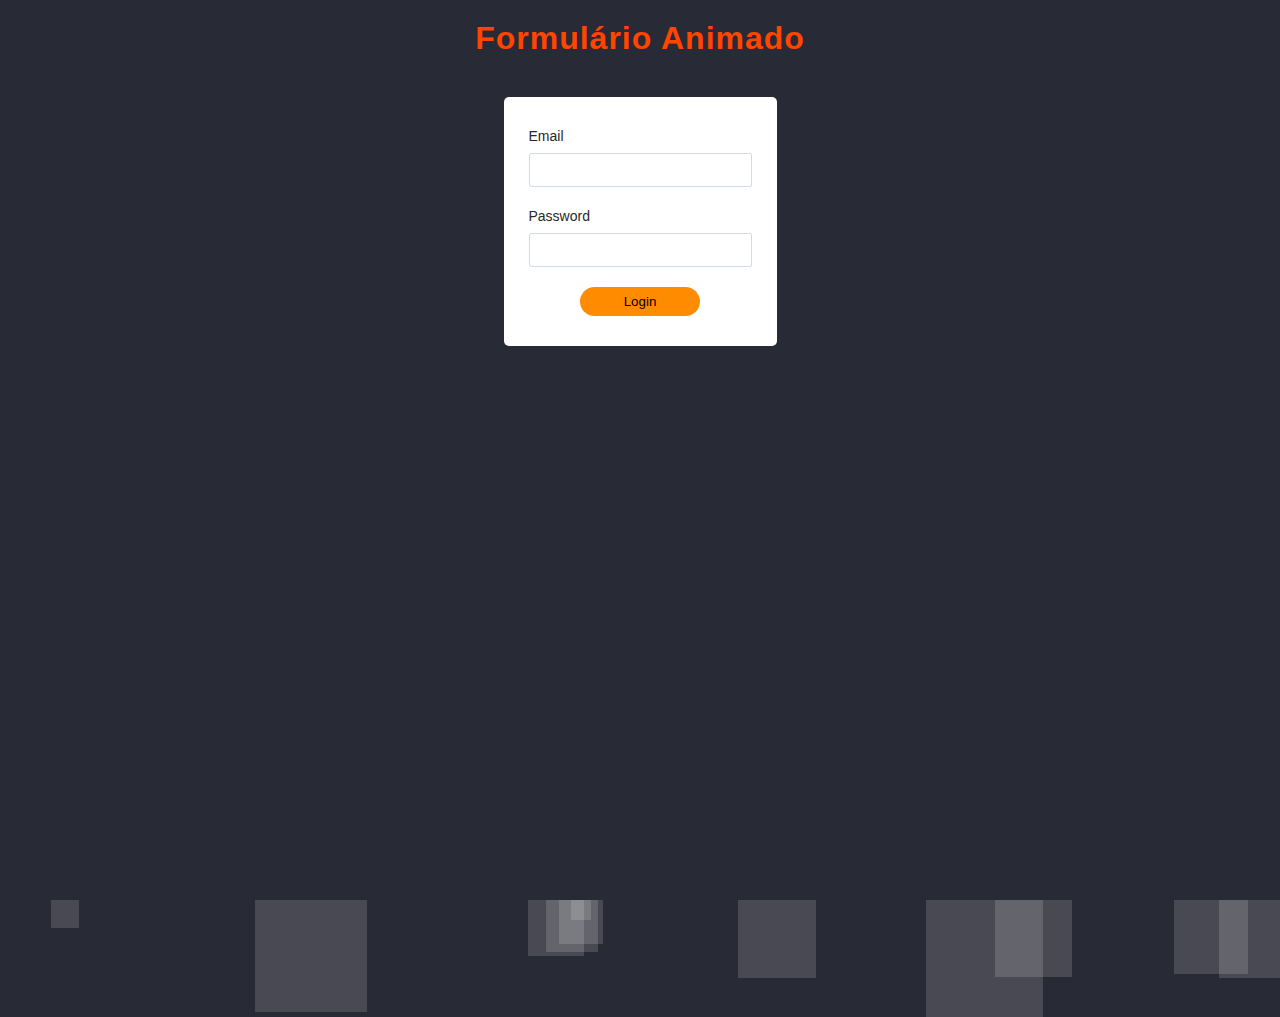
<file: 01-formulario-animado/index.html>
<!DOCTYPE html>
<html lang="pt-br">

<head>
    <meta charset="UTF-8" />
    <meta name="viewport" content="width=device-width, initial-scale=1.0" />
    <meta http-equiv="X-UA-Compatible" content="ie=edge" />
    <title>Formulário Animado</title>
    <link rel="stylesheet" href="style.css" />
</head>

<body>
    <section class="form-section">
        <h1>Formulário Animado</h1>

        <div class="form-wrapper">
            <form>
                <div class="input-block">
                    <label for="login-email">Email</label>
                    <input type="email" id="login-email" />
                </div>
                <div class="input-block">
                    <label for="login-password">Password</label>
                    <input type="password" id="login-password" />
                </div>
                <button type="submit" class="btn-login">Login</button>
            </form>
        </div>
    </section>

    <ul class="squares">
    </ul>

    <script src="script.js"></script>
</body>

</html>
</file>
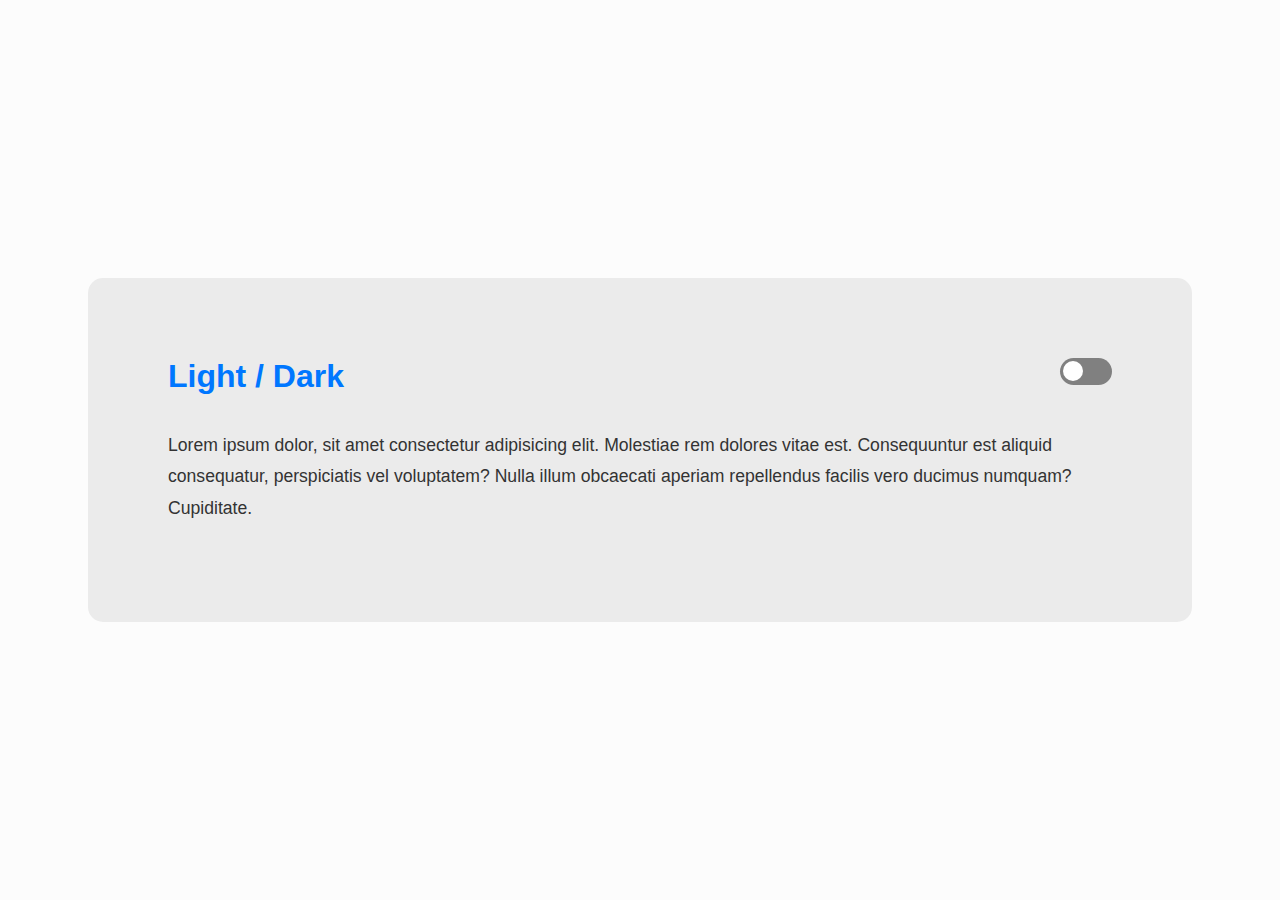
<file: 02-light-and-dark-mode/index.html>
<!DOCTYPE html>
<html lang="en">
<head>
    <meta charset="UTF-8">
    <meta http-equiv="X-UA-Compatible" content="IE=edge">
    <meta name="viewport" content="width=device-width, initial-scale=1.0">
    <title>Document</title>
    <link rel="stylesheet" href="style.css">
</head>
<body>
    <div class="container">
        <h1>Light / Dark</h1>
        <div class="toggle">
            <input type="checkbox" name="theme" id="switch">
            <label for="switch">Toggle</label>
        </div>

        <p>
            Lorem ipsum dolor, sit amet consectetur adipisicing elit. Molestiae rem dolores vitae est. Consequuntur est aliquid consequatur, perspiciatis vel voluptatem? Nulla illum obcaecati aperiam repellendus facilis vero ducimus numquam? Cupiditate.
        </p>
    </div>
    <script src="scripts.js"></script>
</body>
</html>
</file>
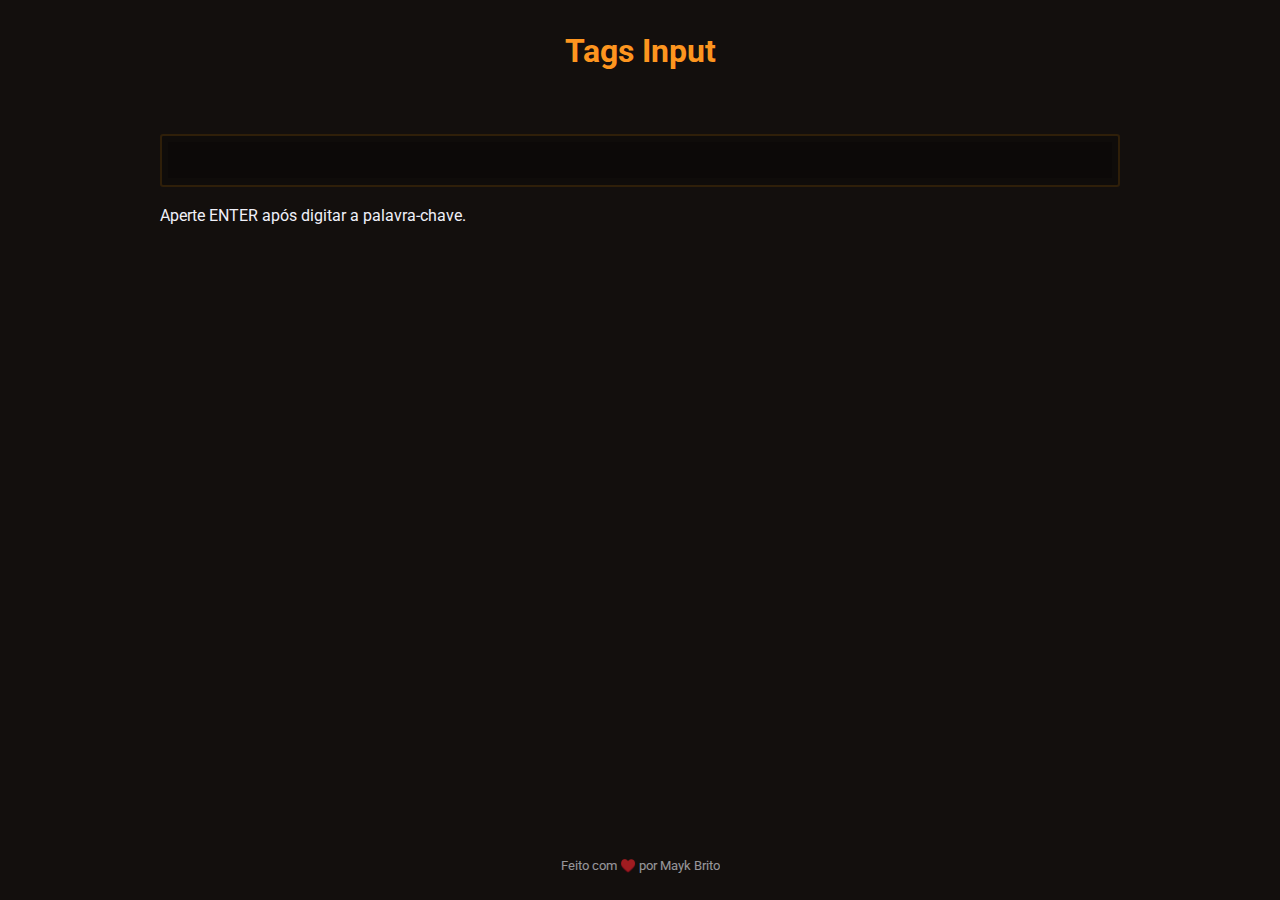
<file: 05-tags-input/index.html>
<!DOCTYPE html>
<html lang="en">
<head>
    <meta charset="UTF-8">
    <meta name="viewport" content="width=device-width, initial-scale=1.0">
    <title>TagInput</title>

    <link rel="stylesheet" href="style.css">
</head>
<body>

    <header>
      <h1>Tags Input</h1>
    </header>

    <main>
      <div class="tag-container">
        <!-- <div class="tag">
          <span>Tag</span>
          <i class="close"></i>
        </div> -->
    <input>  
      </div>
      <br>
      <p>Aperte ENTER após digitar a palavra-chave.</p>
    </main>

    <footer></footer>

    <script src="taginput.js"></script>
</body>
</html>
</file>
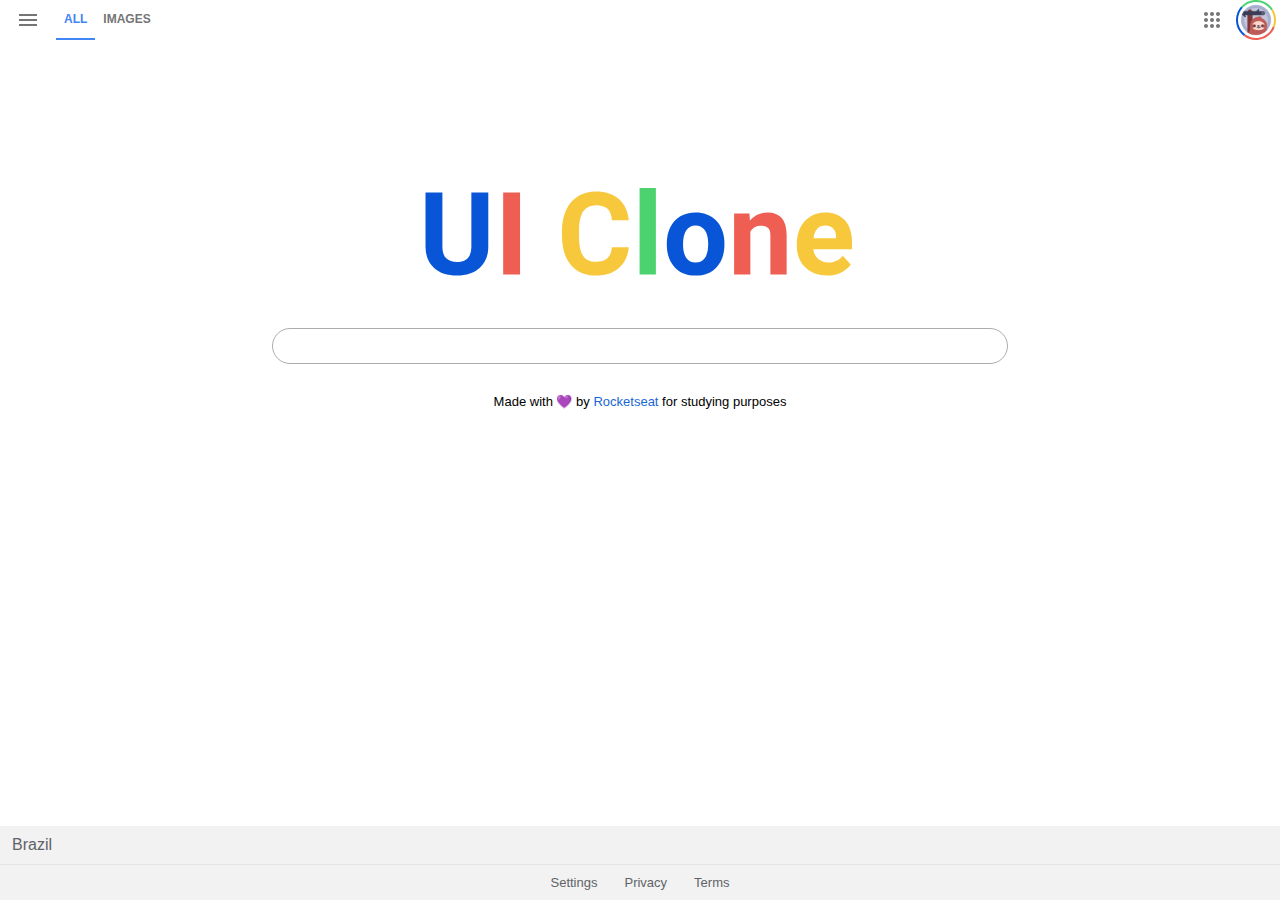
<file: 06-google-clone/index.html>
<!DOCTYPE html>
<html lang="en">

<head>
    <meta charset="UTF-8">
    <meta http-equiv="X-UA-Compatible" content="IE=edge">
    <meta name="viewport" content="width=device-width, initial-scale=1.0">
    <title>Google UI Clone</title>
    <link rel="stylesheet" href="style.css">
</head>

<body>
    <header class="menu">
        <div class="menu__section left">
            <img class="menu__icon" src="./assets/burger-icon.svg" alt="Burguer">
            <a class="menu__link active">All</a>
            <a class="menu__link">Images</a>
        </div>
        <div class="menu__section right">
            <img class="menu__icon" src="./assets/more-icon.svg" alt="More">
            <div class="menu__profile">
                <img class="menu__avatar--frame" src="./assets/circle-frame.svg" alt="Avatar Frame">
                <img class="menu__avatar" src="./assets/avatar.png" alt="Avatar Picture">
            </div>
        </div>
    </header>

    <main class="content">
        <img class="content__logo" src="./assets/logo.svg" alt="UI CLone">
        <input class="content__search" type="text">
        <div class="content__offer">
            Made with &#128156; by <a href="https://youtube.com/rocketseat">Rocketseat</a> for studying purposes
        </div>
    </main>

    <footer class="footer">
        <div class="footer__section footer__location">
            <span>Brazil</span>
        </div>
        <div class="footer__section footer__links">
            <a>Settings</a>
            <a>Privacy</a>
            <a>Terms</a>
        </div>
    </footer>
</body>

</html>
</file>
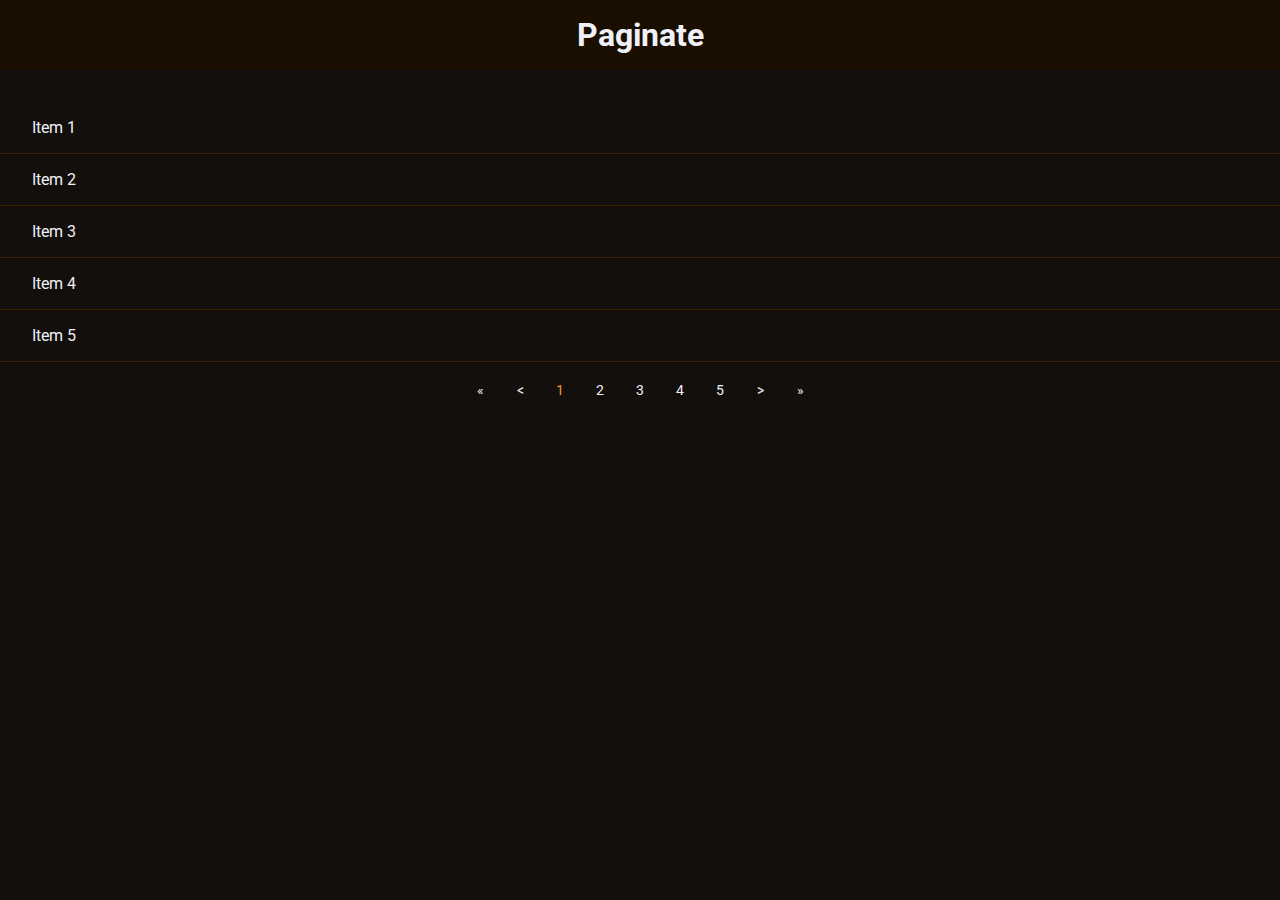
<file: 09-pagination-javascript/index.html>
<!DOCTYPE html>
<html lang="en">

<head>
    <meta charset="UTF-8">
    <meta http-equiv="X-UA-Compatible" content="IE=edge">
    <meta name="viewport" content="width=device-width, initial-scale=1.0">
    <title>Paginate</title>
    <link rel="stylesheet" href="style.css">
</head>

<body>
    <header>
        <h1>Paginate</h1>
    </header>

    <section id="paginate">
        <div class="list">
            <div class="item">item 1</div>
            <div class="item">item 2</div>
            <div class="item">item 3</div>
        </div>
        <div class="pagination">
            <div class="first">&#171;</div>
            <div class="prev">&lt;</div>
            <div class="numbers">
                <div>1</div>
            </div>
            <div class="next">&gt;</div>
            <div class="last">&#187;</div>
        </div>
    </section>
    <script src="script.js"></script>
</body>

</html>
</file>
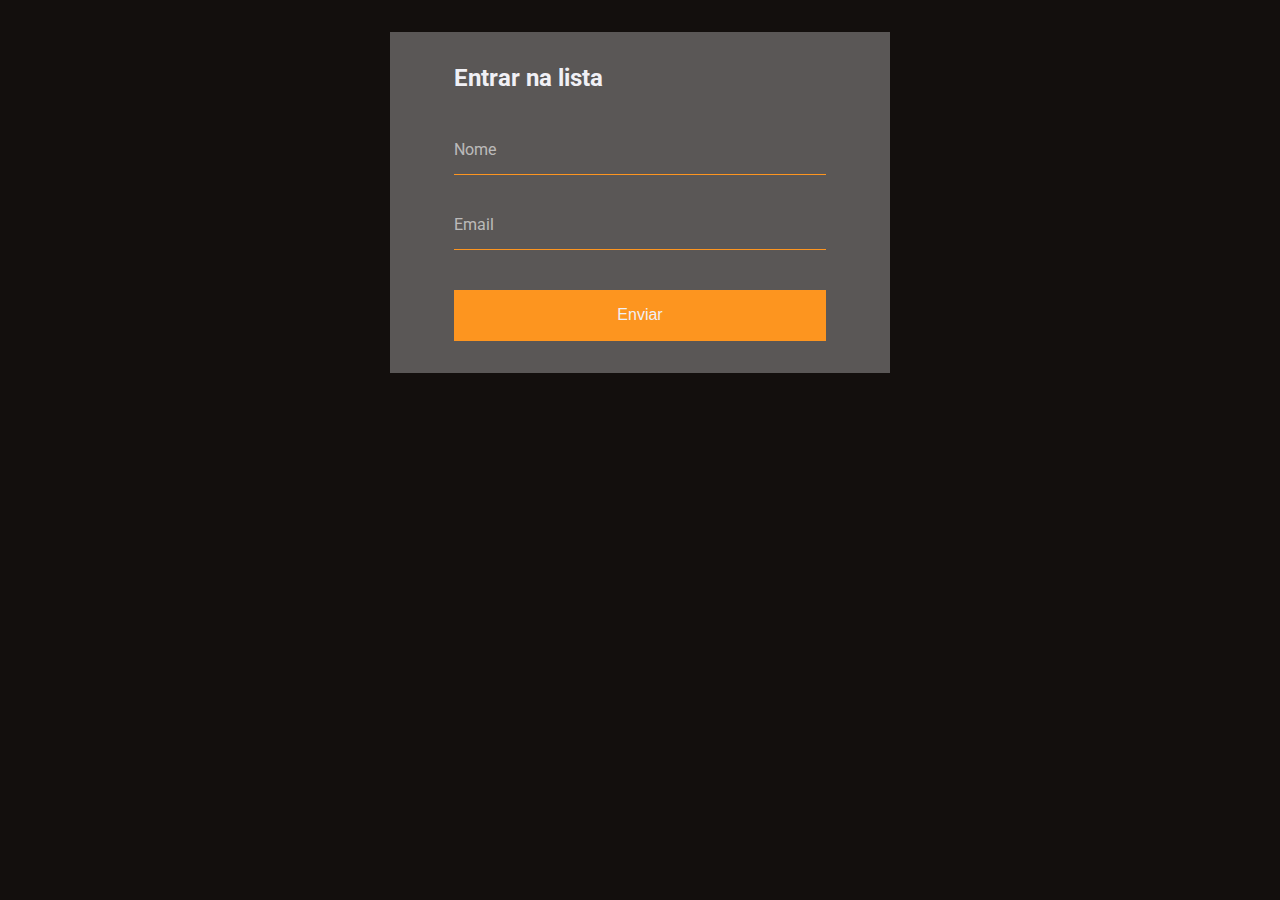
<file: 10-validacao-formulario/index.html>
<!DOCTYPE html>
<html lang="en">

<head>
    <meta charset="UTF-8">
    <meta http-equiv="X-UA-Compatible" content="IE=edge">
    <meta name="viewport" content="width=device-width, initial-scale=1.0">
    <title>Form Validadtion with HTML API</title>

    <link rel="stylesheet" href="style.css">
    <link rel="stylesheet" href="https://fonts.googleapis.com/css2?family=Roboto:wght@300;700&display=swap">

    <script src="script.js" defer></script>
</head>

<body>
    <form action="">
        <h2>
            Entrar na lista
        </h2>

        <div class="input">
            <input type="text" required>
            <label>Nome</label>
            <span class="error"></span>
        </div>

        <div class="input">
            <input type="email" required>
            <label>Email</label>
            <span class="error"></span>
        </div>

        <button type="submit">Enviar</button>
    </form>
</body>

</html>
</file>
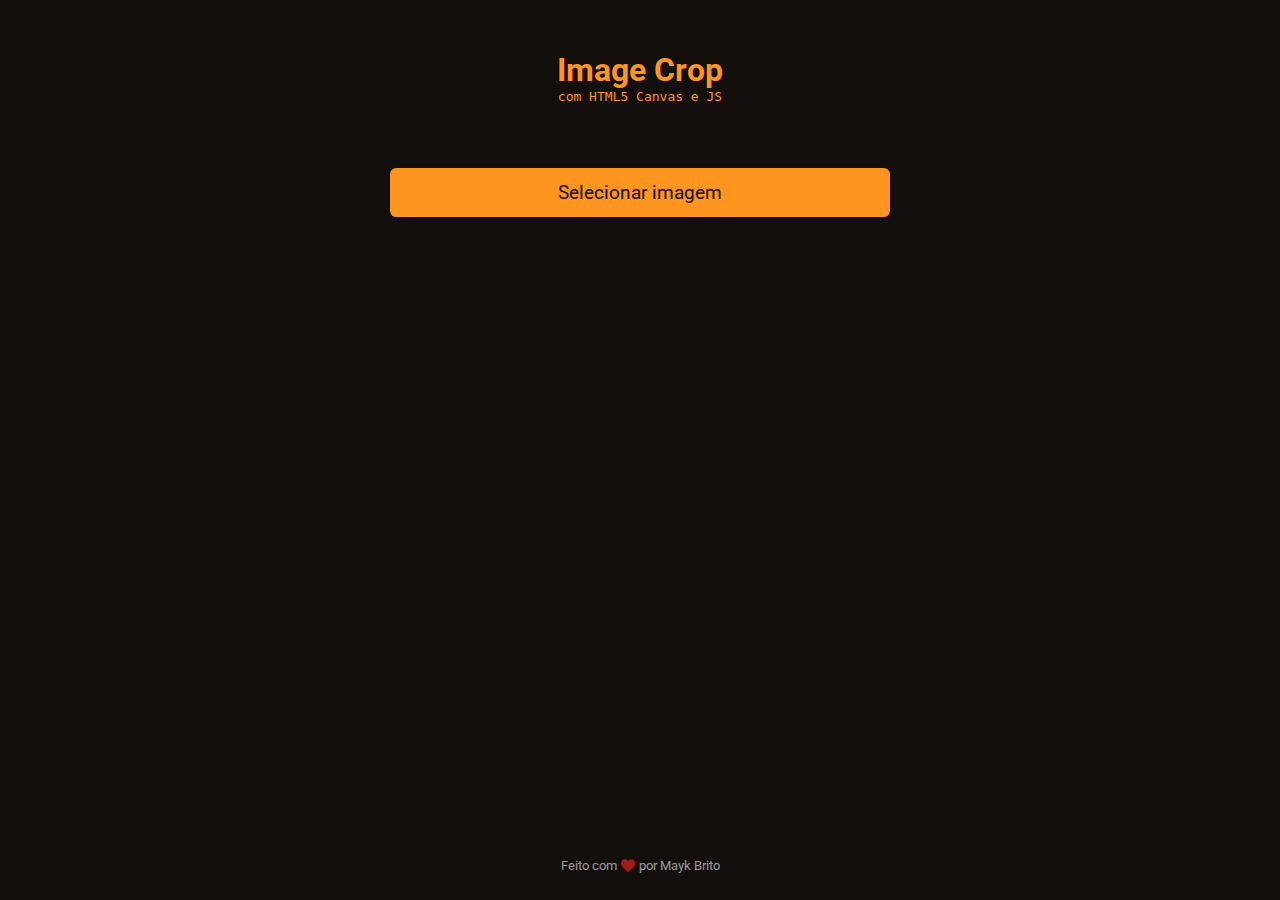
<file: 11-manipulando-imagens/index.html>
<!DOCTYPE html>
<html lang="en">

<head>
    <meta charset="UTF-8">
    <meta name="viewport" content="width=device-width, initial-scale=1.0">
    <title>Image Crop com HTML5 Canvas e JS</title>

    <link rel="stylesheet" href="style.css">
</head>

<body>

    <header>
        <h1>Image Crop</h1>
        <p>com HTML5 Canvas e JS</p>
    </header>

    <main>
        <!-- conteúdo da aula aqui -->
        <button id="select-image">
            <input type="file" id="photo-file">
            Selecionar imagem
        </button>

        <img id="photo-preview" draggable="false">

        <button id="crop-image">Cortar Imagem</button>
        <button id="download">Exportar Imagem</button>

        <div id="selection-tool"></div>
    </main>

    <footer></footer>

    <script src="scripts.js" type="module"></script>
</body>

</html>
</file>
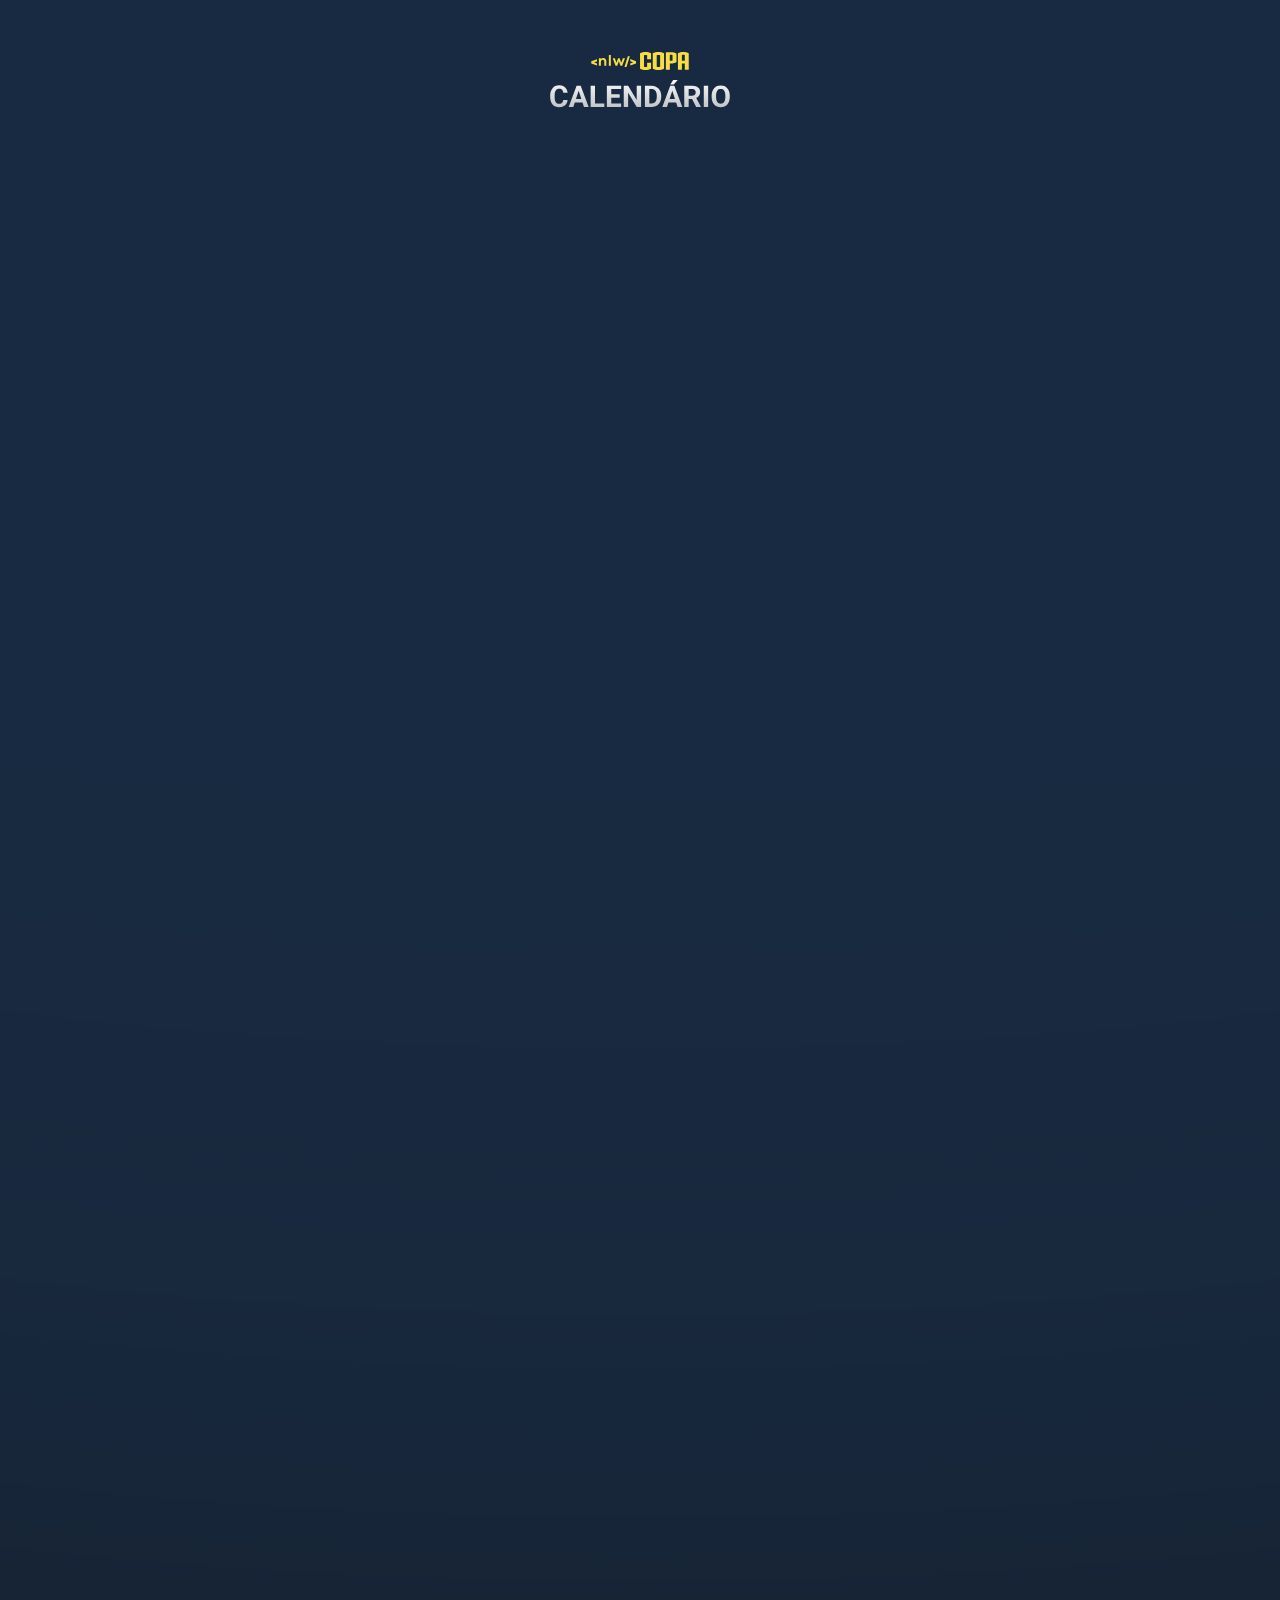
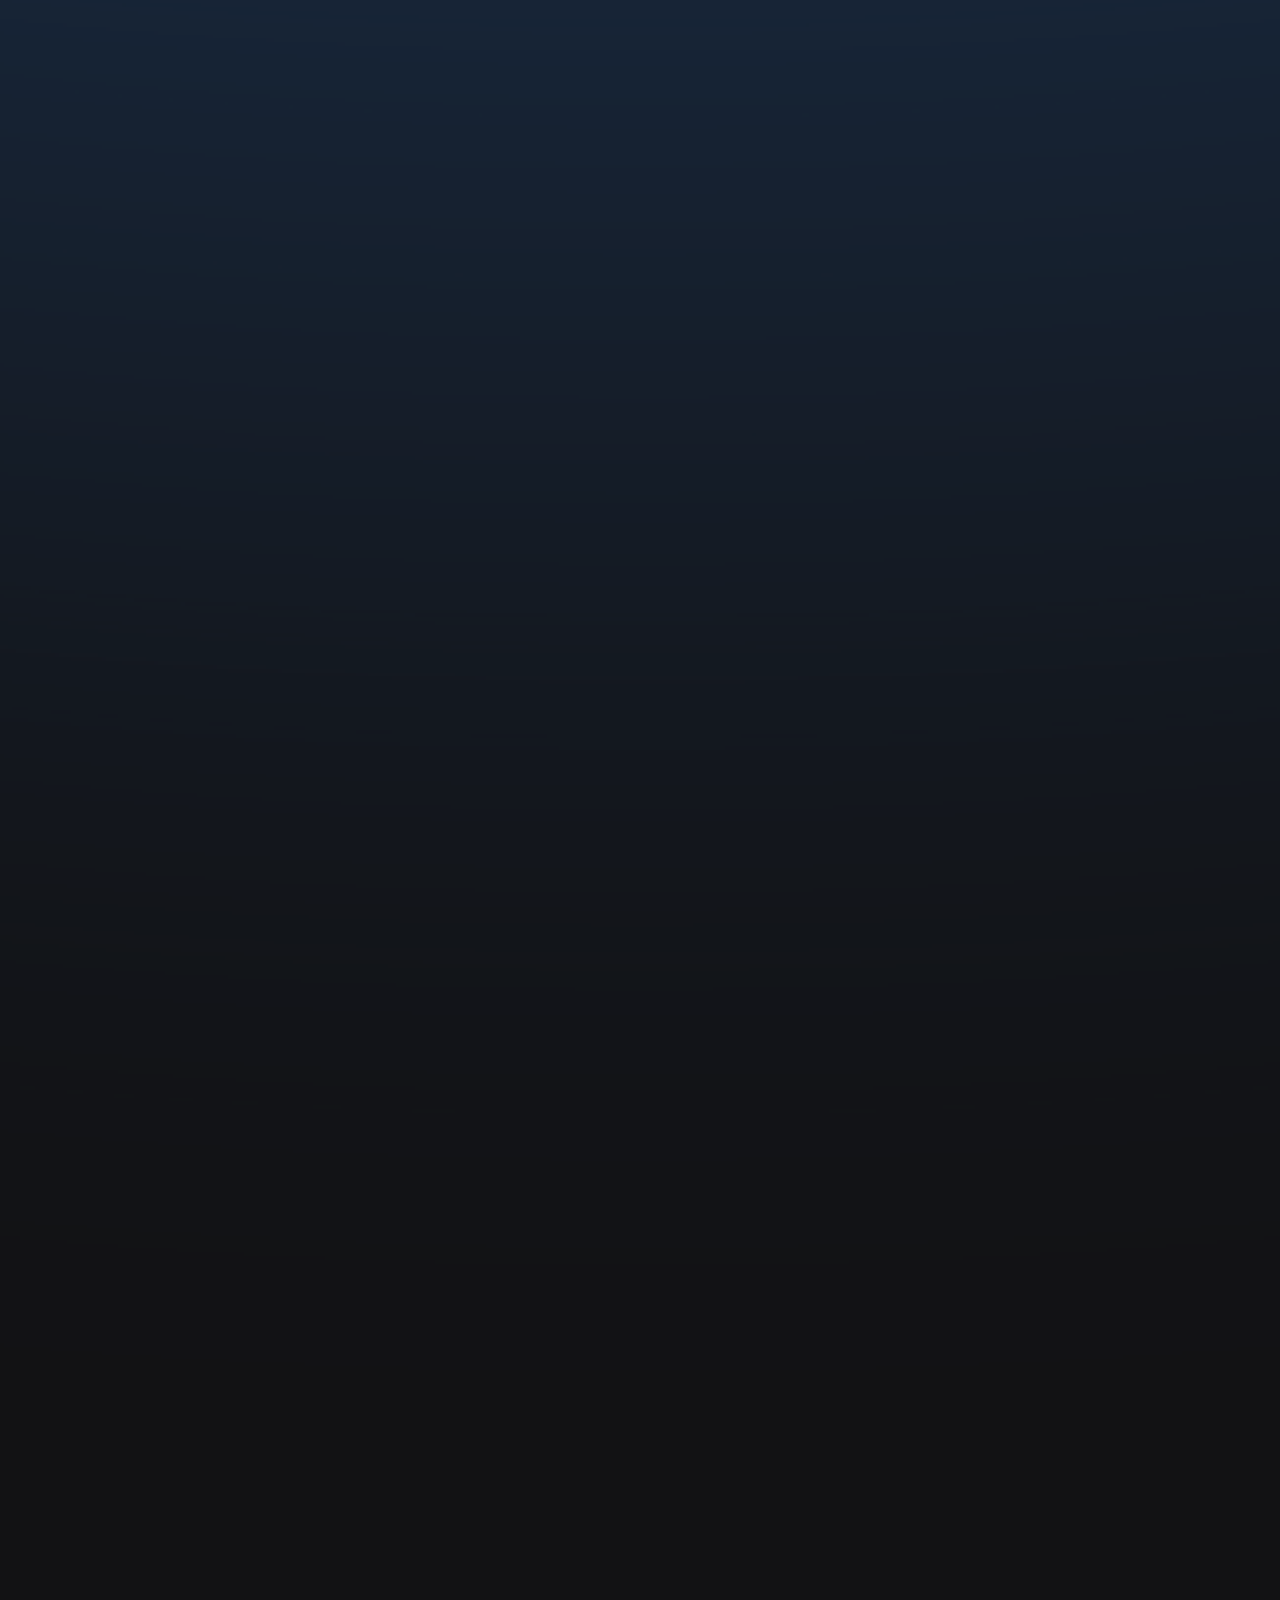
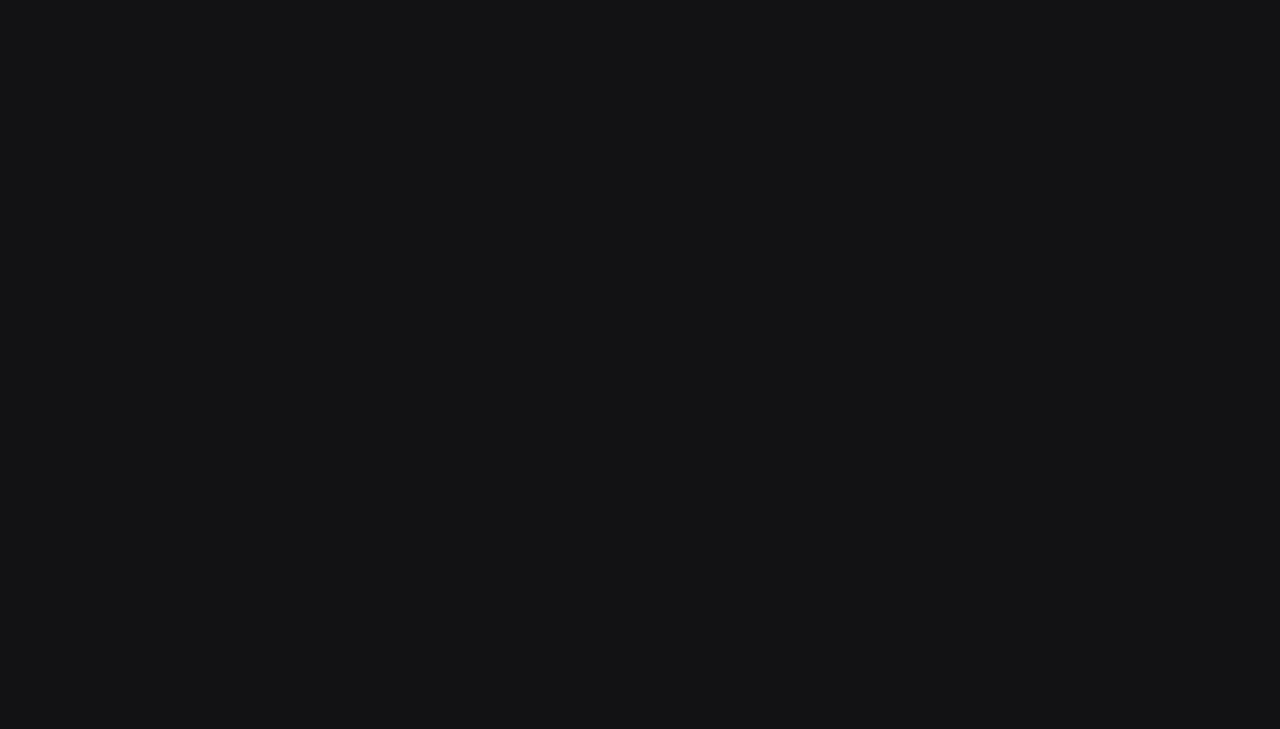
<file: 13-nlw-copa-calendario/index.html>
<!DOCTYPE html>
<html lang="pt-br">
<head>
    <meta charset="UTF-8">
    <meta http-equiv="X-UA-Compatible" content="IE=edge">
    <meta name="viewport" content="width=device-width, initial-scale=1.0">
    <title>Calendário de Jogos - NLW Copa</title>
    <link rel="stylesheet" href="style.css">
    <link rel="preconnect" href="https://fonts.googleapis.com">
    <link rel="preconnect" href="https://fonts.gstatic.com" crossorigin>
    <link href="https://fonts.googleapis.com/css2?family=Roboto:wght@400;700;900&display=swap" rel="stylesheet">
</head>
<body class="blue">
    <div id="app">
        <header>
            <img src="./assets/logo.svg" alt="Logo NLW Copa">
        </header>
        <main id="cards"></main>
    </div>
    <script src="./main.js"></script>
</body>
</html>
</file>
<file: 01-formulario-animado/style.css>
* {
    box-sizing: border-box;
    margin: 0;
    padding: 0;
}

html,
body {
    height: 100vh;
}

body {
    background-color: #282A35;
    font-family: Roboto, Arial, sans-serif;
}

section {
    display: flex;
    flex-direction: column;
    justify-content: center;
    align-items: center;
}

h1 {
    font-size: 32px;
    letter-spacing: 1px;
    margin: 20px 0;
    color: orangered;
}

form {
    margin: 20px 0;
    background-color: white;
    padding: 30px 25px;
    border-radius: 5px;
}

form .input-block {
    margin-bottom: 20px;
}

form .input-block label {
    font-size: 14px;
    color: #282828;
}

form .input-block input {
    width: 100%;
    display: block;
    margin-top: 8px;
    padding: 7px;
    font-size: 16px;
    color: #282A35;
    border-radius: 2px;
    border: 1px solid #ccddef;
    outline-color: darkorange;
}

form .btn-login {
    display: block;
    min-width: 120px;
    border: none;
    background-color: darkorange;
    color: black;
    border-radius: 25px;
    margin: auto;
    padding: 7px;
}

/* Aparição do FORM */
@keyframes move {
    from {
        transform: translateX(-35%);
    } to {
        transform: translateX(0%);
    }
}

@keyframes fade {
    from {
        opacity: 0;
        transform: scale(0.9);
    } to {
        opacity: 1;
        transform: scale(1);
    }
}

form {
    overflow: hidden;
    animation: fade 0.2;
}

form .input-block:nth-child(1) {
    animation: move 500ms;
}

form .input-block:nth-child(2) {
    animation: move 400ms;
    animation-delay: 100ms;
    animation-fill-mode: backwards;
}

form .btn-login {
    animation: move 400ms;
    animation-delay: 350ms;
    animation-fill-mode: backwards;
}

/* Quando clicar no botão, sumir com o form */
@keyframes down {
    from {
        transform: translateY(0);
    } to {
        transform: translateY(100vh);
    }
}
.form-hide {
    animation: down 1.2s forwards;
    animation-timing-function: cubic-bezier(0.075, 0.82, 0.165, 1);
}

/* FORM NO-NO */
@keyframes nono {
    0%, 100% {
        transform: translateX(0);
    }
    35% {
        transform: translateX(-15%);
    }
    70% {
        transform: translateX(15%)
    }
}

form.validate-error {
    animation: nono 200ms linear, fade paused;
    animation-iteration-count: 2;
}

/* squares */

body{
    overflow: hidden;
}

.squares li {
    width: 40px;
    height: 40px;
    background-color: rgba(255, 255, 255, 0.15);
    display: block;
    position: absolute;
    bottom: -40px;
    animation: up 2s infinite;
    animation-direction: alternate;
}

@keyframes up {
    from {
        opacity: 0;
        transform: translateY(0);
    }
    50% {
        opacity: 1;
    }
    to {
        opacity: 0;
        transform: translateY(-900px) rotate(960deg);
    }
}
</file>
<file: 02-light-and-dark-mode/style.css>
html {
    height: 100%;
    font-family: Arial, Helvetica, sans-serif;

    display: grid;
    align-items: center;
    justify-items: center;

    --bg: #FCFCFC;
    --bg-panel: #EBEBEB;
    --color-headings: #0077FF;
    --color-text: #333333;
}

body {
    background-color: var(--bg);
}

.container {
    background-color: var(--bg-panel);

    margin: 5em;
    padding: 5em;

    border-radius: 15px;

    display: grid;
    grid-template-columns: 80% auto;
    grid-template-rows: auto auto;
    grid-template-areas: 
        "title switch"
        "content content"
    ;
}

h1 {
    margin: 0;
    color: var(--color-headings);
}

p {
    color: var(--color-text);
    grid-area: content;
    font-size: 1.1em;
    line-height: 1.8em;
    margin-top: 2em;
}

input[type=checkbox]{
    height: 0;
    width: 0;
    visibility: hidden;
}

label {
    cursor: pointer;
    text-indent: -9999px;
    width: 52px;
    height: 27px;
    background: grey;
    float: right;
    border-radius: 100px;
    position: relative;
}

label::after{
    content: '';
    position: absolute;
    top: 3px;
    left: 3px;
    width: 20px;
    height: 20px;
    background-color: white;
    border-radius: 90px;
    transition: 0.3s;
}

input:checked + label {
    background-color: var(--color-headings);
}

input:checked + label::after {
    left: calc(100% - 5px);
    transform: translateX(-100%);
}

label:active:after {
    width: 45px;
}
</file>
<file: 05-tags-input/style.css>
@import url(https://fonts.googleapis.com/css?family=Roboto:400,700,300);

:root {
    --bg: #130f0d;
    --primary: #fd951f;
    --primary-opaque: rgba(250, 152, 5, 0.139);
    --white: #f0f0f9;
}

* {
    margin: 0;
    padding: 0;
    box-sizing: border-box;
}

*, button, input {
    font-family: 'Roboto', sans-serif;
}

body {
    height: 100vh;
    display: flex;
    flex-direction: column;
    background-color: var(--bg);
    color: var(--white);
}

header {
    margin-top: 32px;
    text-align: center;
    padding-bottom: 4rem;
    color: var(--primary);
    animation: up 0.4s;
}

main {
    margin: 0 auto;
    width: 80vw;
    max-width: 960px;
    animation: up 0.4s 0.2s backwards;
}

footer {
    margin-top: auto;
    text-align: center;
    padding: 3.2rem 0 1.6rem;
    animation: up 0.4s 0.4s backwards;
}

footer::after {
    content: "Feito com ♥️ por Mayk Brito";
    opacity: 0.6;
    font-size: 0.8rem;
}

@keyframes up {
    from {
        opacity: 0;
        transform: translateY(15px);
    }
    to {
        opacity: 1;
    }
}


/* TagsInput */

.tag-container {
    border: 2px solid var(--primary-opaque);
    border-radius: .2rem;

    display: flex;
    flex-wrap: wrap;
    align-content: flex-start;

    padding: .4rem;
    overflow-x: auto;
}


.tag-container, 
.tag-container input, 
.tag-container .tag {
    background: rgba(0, 0, 0, 0.2);
    color: var(--white);
}

.tag-container .tag {
    margin: .4rem;
    padding: .4rem .6rem;
    border-bottom: .01rem solid var(--primary);

    font-size: 1.2rem;
    
    display: flex;
    align-items: center;
    
    cursor: default;
}

.tag i {
    font-size: 0.8rem;
    font-style: normal;

    margin-left: .4rem;

    transform: translateY(0.08rem);
}

.close::after {
    content: "✕";
    height: 24px;
    width: 24px;
}

.tag-container input {
    padding: .4rem;

    font-size: 1.2rem;
    border: 0;
    outline: none;
    flex: 1;
}
</file>
<file: 11-manipulando-imagens/style.css>
@import url(https://fonts.googleapis.com/css?family=Roboto:400,700,300);

@keyframes up {
    from {
        opacity: 0;
        transform: translateY(1rem);
    }
    to {
        opacity: 1;
    }
}

/* Variables */
:root {
    --bg: #130f0d;
    --orange: #fd951f;
    --brown-opaque: rgba(250, 152, 5, 0.139);
    --white: #f0f0f9;
    --green: hsl(98 100% 62%);
    --blue: hsl(204 100% 59%);
    --purple: #8257e6;
}

/* Reset */
* {
    margin: 0;
    padding: 0;
    box-sizing: border-box;
}

*, button, input {
    font-family: 'Roboto', sans-serif;
}

body {
    height: 100vh;
    display: flex;
    flex-direction: column;
    background-color: var(--bg);
    color: var(--white);
}

/* Style */
header {
    margin-top: 3.2rem;
    padding-bottom: 4rem;

    text-align: center;
    color: var(--orange);

    animation: up 0.4s;
}

header p {
    font-family: monospace;
}

main {
    margin: 0 auto;
    width: min(80vw, 500px);

    animation: up 0.4s 0.2s backwards;
}

footer {
    margin-top: auto;
    text-align: center;
    padding: 3.2rem 0 1.6rem;
    animation: up 0.4s 0.4s backwards;
}

footer::after {
    content: "Feito com ♥️ por Mayk Brito";
    opacity: 0.6;
    font-size: 0.8rem;
}

button {
  display: block;

  width: 100%;

  padding: .8rem 1.6rem;
  
  overflow: hidden;

  position: relative;

  font-size: 1.2rem;
  font-weight: normal;

  border: none;
  border-radius: 0.4rem;

  background: var(--orange);

  color: var(--bg);

  cursor: pointer;
}

button:hover {
    transform: translate(1px, 1px);
}

button + button {
    margin-top: .8rem;
}

img {
    width: 100%;
    height: auto;
}


/* Image Crop */
#photo-file {
    display: none;
}

#photo-preview {
    margin: .8rem 0;
}

#selection-tool {
    position: fixed;
    display: none;
    border: 2px dashed var(--green);

    /* top: 0;
    left: 0;
    width: 200px;
    height: 200px; */
}

#crop-image, #download {
    display: none;
}
</file>
<file: 13-nlw-copa-calendario/style.css>
* {
    margin: 0;
    padding: 0;
    box-sizing: border-box;
}

:root {
    --card-title-border-color: #746615;
    --card-color-primary: #F7DD43;
    --card-bg-color: #1D1C19;
    --bg: url('./assets/bg-yellow.svg');
}

body.blue {
    --card-title-border-color: #338AF3;
    --card-color-primary: #338AF3;
    --card-bg-color: #202024;
    --bg: url('./assets/bg-blue.svg');
}

body.green {
    --card-title-border-color: #047C3F;
    --card-color-primary: #047C3F;
    --card-bg-color: #1A1F1B;
    --bg: url('./assets/bg-green.svg');
}

ul {
    list-style: none;
}

body {
    /*
    background-color: #121214;
    background-image: var(--bg);
    background-position: top center;
    background-repeat: no-repeat;
    background-size: cover;
    */

    /* shorthand */
    background: #121214 var(--bg) no-repeat top center/cover;
}

body * {
    font-family: 'Roboto', sans-serif;
}

#app {
    width: fit-content;
    margin: auto;
    padding-top: 52px;
}

header {
    margin-bottom: 63px;
    text-align: center;
}

#cards {
    display: flex;
    flex-direction: column;
    gap: 32px
}

.card {
    padding: 32px 23px;
    text-align: center;

    background: var(--card-bg-color);
    border-bottom: 2px solid var(--card-color-primary);
    border-radius: 6px;
}

.card h2 {
    display: flex;
    align-items: center;
    justify-content: center;
    gap: 16px;

    padding: 8px 16px;
    border: 1px solid var(--card-title-border-color);
    border-radius: 6px;

    width: fit-content;
    margin-inline: auto;
    margin-bottom: 53px;

    color: #F7DD43;
}

.card h2 span {
    color: #E1E1E6;
    font-size: 14px;
    text-transform: uppercase;
}

.card ul {
    display: flex;
    flex-direction: column;
    gap: 24px;

    width: 270px;
}

.card ul li {
    display: flex;
    align-items: center;
    justify-content: space-between;
}

/* <li> que  tenha anterior um <li>*/
.card ul li + li {
    padding-top: 24px;
    border-top: 1px solid #323238;
}

.card ul li strong {
    font-weight: 900;
    font-size: 36px;
    line-height: 125%;
    color: #E1E1E6;
}

/* transition */
.card h2:hover,
.card ul li strong:hover,
.card ul li img:hover {
    transform: scale(1.1);
}

.card h2,
.card ul li strong,
.card ul li img {
    transition: transform 0.3s;
}

.card {
    opacity: 0;
    animation: appear 0.7s forwards;
}

/* animation */
@keyframes appear {
    0% {
        transform: translateY(-50px);
        opacity: 0;
    }
    100% {
        transform: translateY(0px);
        opacity: 1;
    }
}

/* responsividade */
@media (min-width: 700px) {
    #cards {
        max-width: 670px;
        flex-direction: row;
        flex-wrap: wrap;
    }
}
</file>
<file: 06-google-clone/style.css>
/* Reset */

* {
    margin: 0;
    padding: 0;
    box-sizing: border-box;

}

*,
input,
button {
    font-family: Arial, Helvetica, sans-serif;
}

html,
body {
    height: 100%;
}

body {
    display: flex;
    flex-direction: column;
}

/* Header */

.menu {
    height: 40px;
    width: 100%;
    display: flex;
    justify-content: space-between;
    align-items: center;
}

.menu__section {
    display: flex;
    align-items: center;
}

.menu__section.left .menu__icon {
    padding: 12px 16px;
}

.menu__link {
    text-transform: uppercase;
    font-size: 12px;
    font-weight: 600;
    color: #757575;
    padding: 12px 8px;
}

.menu__link.active {
    color: #4285f4;
    border-bottom: 2px solid #4285f4;
}

.menu__link:not(.active) {
    margin-bottom: 2px;
}

.menu__section.right {
    margin-right: 4px;
}

.menu__section.right .menu__icon {
    padding: 12px;
}

.menu__profile {
    padding: 4px;
    width: 40px;
    height: 40px;
    position: relative;
}

.menu__avatar {
    width: 32px;
    height: 32px;
    border-radius: 50%;
}

.menu__avatar--frame {
    position: absolute;
    top: 0;
    left: 0;
}

/* Main */
.content {
    display: flex;
    flex: 1;
    flex-direction: column;
    align-items: center;
    padding: 56px 8px 0;
}

.content__logo {
    height: 56px;
}

.content__search {
    margin-top: 18px;
    width: 100%;
    max-width: 736px;
    padding: 7px 10px 6px 20px;
    font-size: 18px;
    color: rgba(0, 0, 0, 0.87);
    background: transparent;
    border-radius: 25px;
    border: 1px solid #acacac;
    outline: 0;
}

.content__offer {
    margin-top: 24px;
    font-size: 13px;
    padding: 6px 12px;
}

.content__offer a {
    text-decoration: none;
    color: #1967d2;
}

/* Footer */
.footer {
    margin-top: 25px;
    display: flex;
    flex-direction: column;
    background: #f2f2f2;
}

.footer__section:not(:first-child) {
    border-top: 1px solid #e4e4e4;
}

.footer__location {
    font-size: 16px;
    color: #5f6368;
    padding: 10px 12px;
}

.footer__links {
    display: flex;
    justify-content: center;
    align-items: center;

    font-size: 13px;
    color: #5f6368;
    padding: 10px;
}

.footer__links a:not(:first-child) {
    margin-left: 27px;
}

/* Media Query */
@media (min-width: 763px) {
    .content {
        padding-top: 120px;
    }

    .content__logo {
        height: 150px;
    }
}
</file>
<file: 09-pagination-javascript/style.css>
@import url(https://fonts.googleapis.com/css?family=Roboto:400,700,300);

/* Variables */
:root {
    --black: #130f0d;
    --primary: hsl(32, 98%, 56%);
    --white: #f0f0f9;
}

/* Reset */
* {
    margin: 0;
    padding: 0;
    box-sizing: border-box;
}

*,
button,
input {
    font-family: 'Roboto', sans-serif;
}

body {
    height: 100vh;

    background-color: var(--black);
    color: var(--white);
}

/* Style */
header {
    display: flex;
    justify-content: center;

    background-color: hsl(32, 98%, 5%);
    padding: 16px;
}

#paginate {
    width: 100%;
    margin: 32px auto;
}

#paginate .list .item {
    border-bottom: 1px solid hsl(32, 98%, 12%);
    padding: 16px 32px;
}

#paginate .list .item:hover {
    background-color: rgba(255, 255, 255, 0.04);
}

#paginate .pagination {
    display: flex;
    align-items: center;
    justify-content: center;
    margin-top: 8px;
}

#paginate .pagination div {
    cursor: pointer;
    display: flex;
    align-items: center;
    justify-content: center;
    font-size: 14px;
}

#paginate .pagination div:not(.numbers),
#paginate .pagination div.numbers div {
    width: 40px;
    height: 40px;
}

#paginate .pagination div.numbers div:hover,
#paginate .pagination div.numbers div.active {
    color: var(--primary)
}
</file>
<file: 10-validacao-formulario/style.css>
/* Variables */
:root {
    --primary-color: #fd951f;
    --bg-color: #130f0d;
    --text-color: #f0f0f5;
    --light-color: rgba(255, 255, 255, 0.4);
}

/* Reset */
* {
    margin: 0;
    padding: 0;
    box-sizing: border-box;
}

html {
    font-family: 'Roboto', sans-serif;
    height: 100%;
}

body {
    height: 100vh;

    display: flex;
    flex-direction: column;

    background-color: var(--bg-color);
    color: var(--text-color);
}

/* Style */
form {
    background: rgba(255, 255, 255, 0.3);

    width: 100%;
    max-width: 500px;

    margin: 32px auto;
    padding: 32px 64px;

    display: flex;
    flex-direction: column;
}

form h2 {
    margin-bottom: 32px;
}

div.input {
    margin-bottom: 24px;
    position: relative;
}

input, button {
    /* Reset Appearence */
    -moz-appearance: none;
    -webkit-appearance: none;
    appearance: none;

    /* Box */
    width: 100%;

    padding: 16px 0;

    border: none;
    border-bottom: 1px solid var(--primary-color);

    background-color: transparent;

    outline: none;

    /* text */
    color: var(--text-color);
    font-size: 1em;
}

button {
    margin-top: 16px;
    background-color: var(--primary-color);
}

input ~ label {
    position: absolute;
    top: 16px;
    left: 0;

    color: rgba(255, 255, 255, 0.6);
    transition: .4s;
}

input:focus ~ label,
input:valid ~ label {
    transform: translateY(-24px);
    font-size: 0.8em;
    letter-spacing: 0.1em;
}

.input span.error {
    display: flex;

    padding: 0;

    background-color: rgba(255, 0, 0, 0.2);
}

.input span.error.active {
    border: 1px solid red;
    padding: 0.4em;
}
</file>
